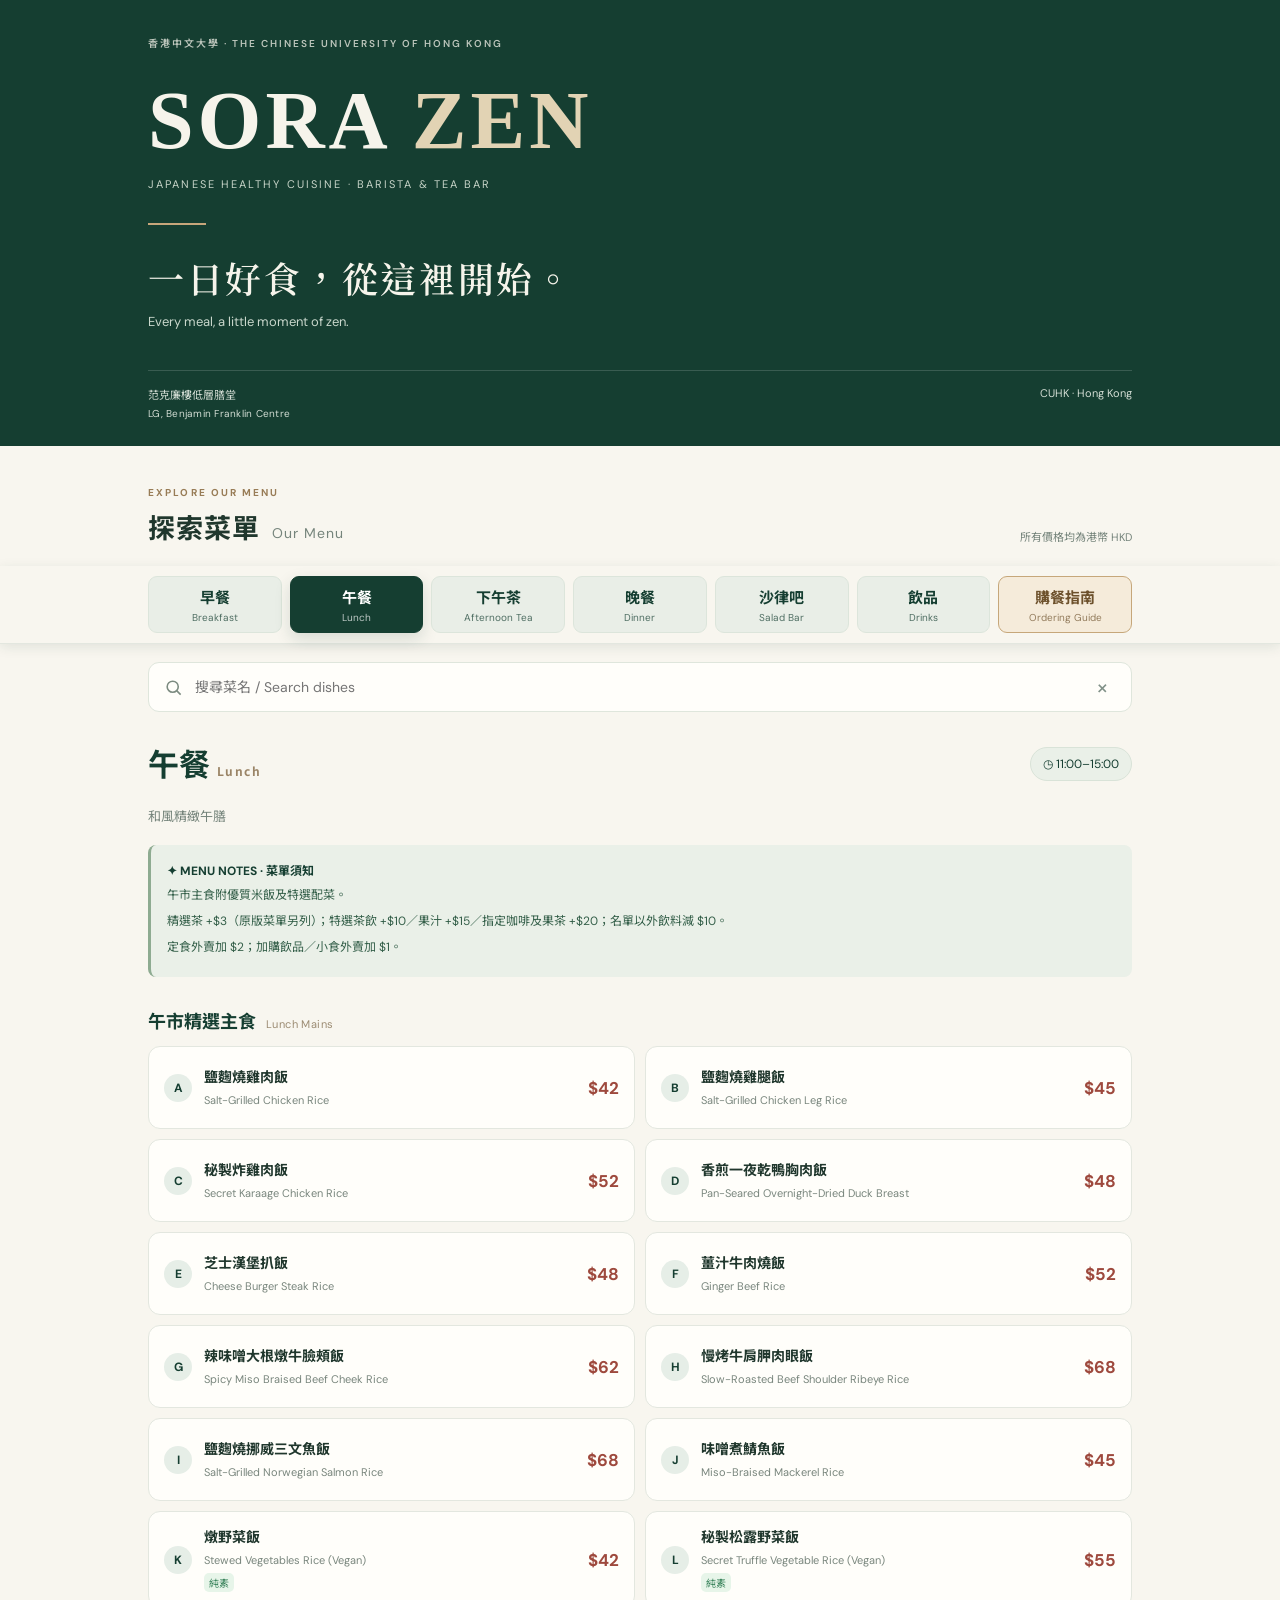
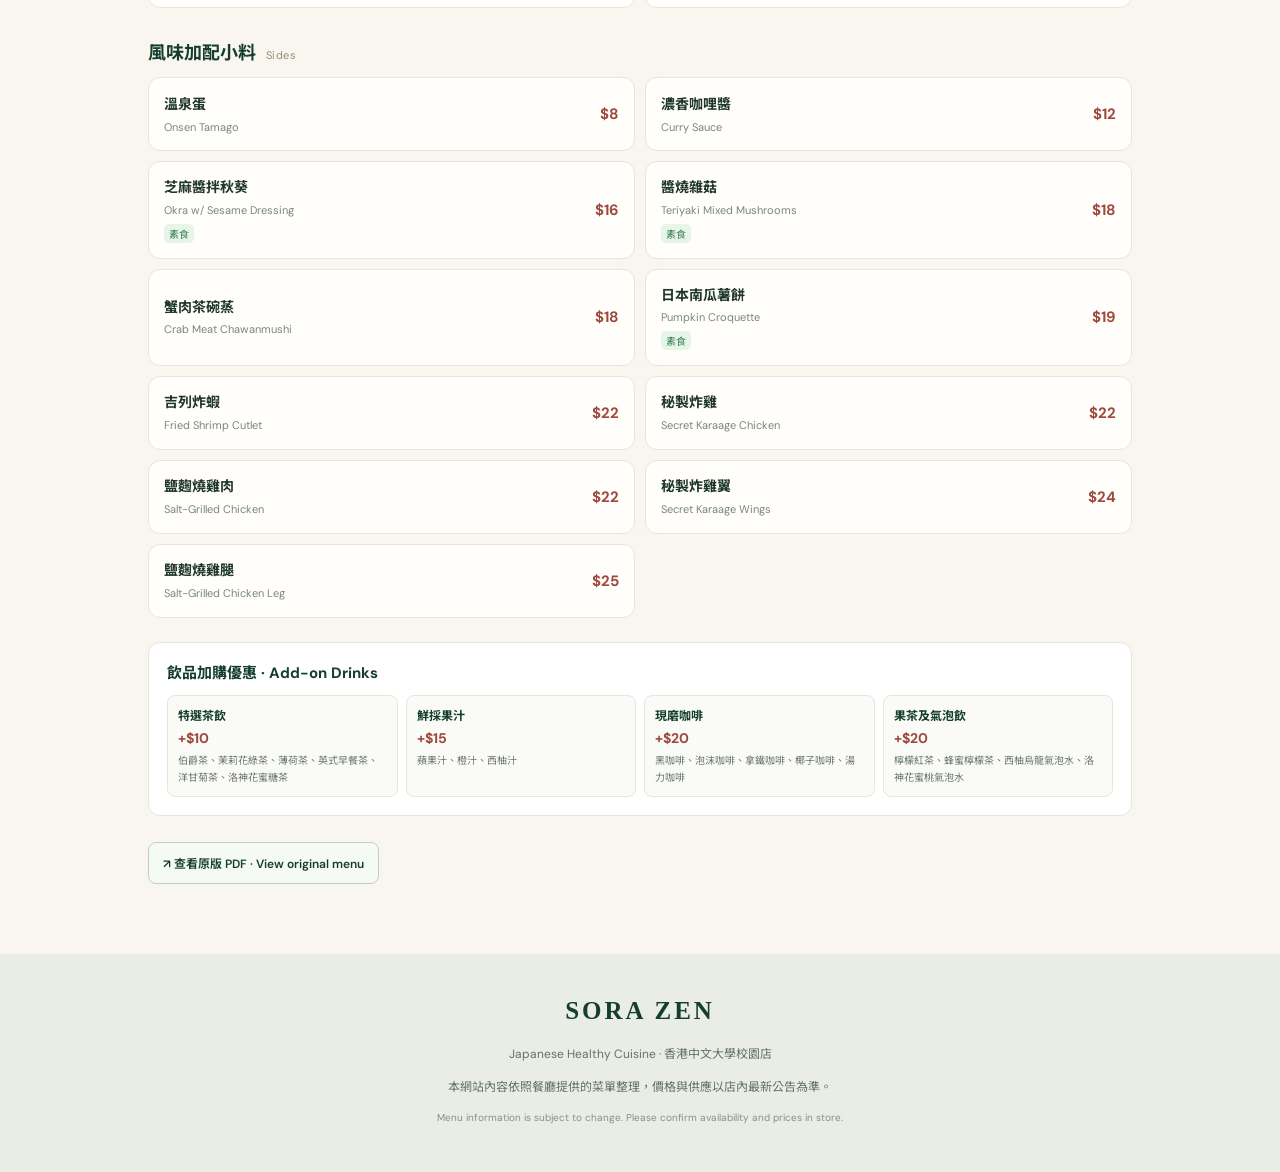
<file: index.html>
<!doctype html><html lang="zh-Hant"><head><meta charset="utf-8"><meta name="viewport" content="width=device-width,initial-scale=1"><meta name="theme-color" content="#153e31"><meta name="description" content="SORA ZEN 香港中文大學餐廳電子菜單：早餐、午餐、下午茶、晚餐及全日飲品。"><title>SORA ZEN | Menu 菜單</title><link rel="stylesheet" href="style.css"></head><body><header class="hero"><div class="hero-inner"><div class="eyebrow">香港中文大學 · THE CHINESE UNIVERSITY OF HONG KONG</div><div class="brand">SORA <em>ZEN</em></div><div class="subbrand">JAPANESE HEALTHY CUISINE · BARISTA & TEA BAR</div><div class="hero-rule"></div><h1>一日好食，從這裡開始。</h1><p>Every meal, a little moment of zen.</p><div class="hero-bottom"><span class="venue-location"><span>范克廉樓低層膳堂</span><span class="venue-en">LG, Benjamin Franklin Centre</span></span><span>CUHK · Hong Kong</span></div></div></header><main><div class="toolbar"><div class="toolbar-head"><div><span class="kicker">EXPLORE OUR MENU</span><h2>探索菜單 <span class="small-en">Our Menu</span></h2></div><span class="currency">所有價格均為港幣 HKD</span></div></div><div class="sticky-tabs-wrap"><nav id="tabs" class="tabs" aria-label="菜單分類"></nav></div><div class="search-toolbar"><label class="searchbox"><svg viewBox="0 0 24 24" width="19" height="19" fill="none" stroke="currentColor" stroke-width="2"><circle cx="11" cy="11" r="7"/><path d="m16 16 5 5"/></svg><input id="search" type="search" placeholder="搜尋菜名 / Search dishes" autocomplete="off" aria-label="搜尋菜名"><button id="clear" class="clear" type="button" aria-label="清除搜尋">×</button></label></div><section id="menu" class="menu-area" aria-live="polite"></section><footer><div class="footer-brand">SORA ZEN</div><p>Japanese Healthy Cuisine · 香港中文大學校園店</p><p>本網站內容依照餐廳提供的菜單整理，價格與供應以店內最新公告為準。</p><p class="footnote">Menu information is subject to change. Please confirm availability and prices in store.</p></footer></main><script src="app.js" defer></script></body></html>
</file>
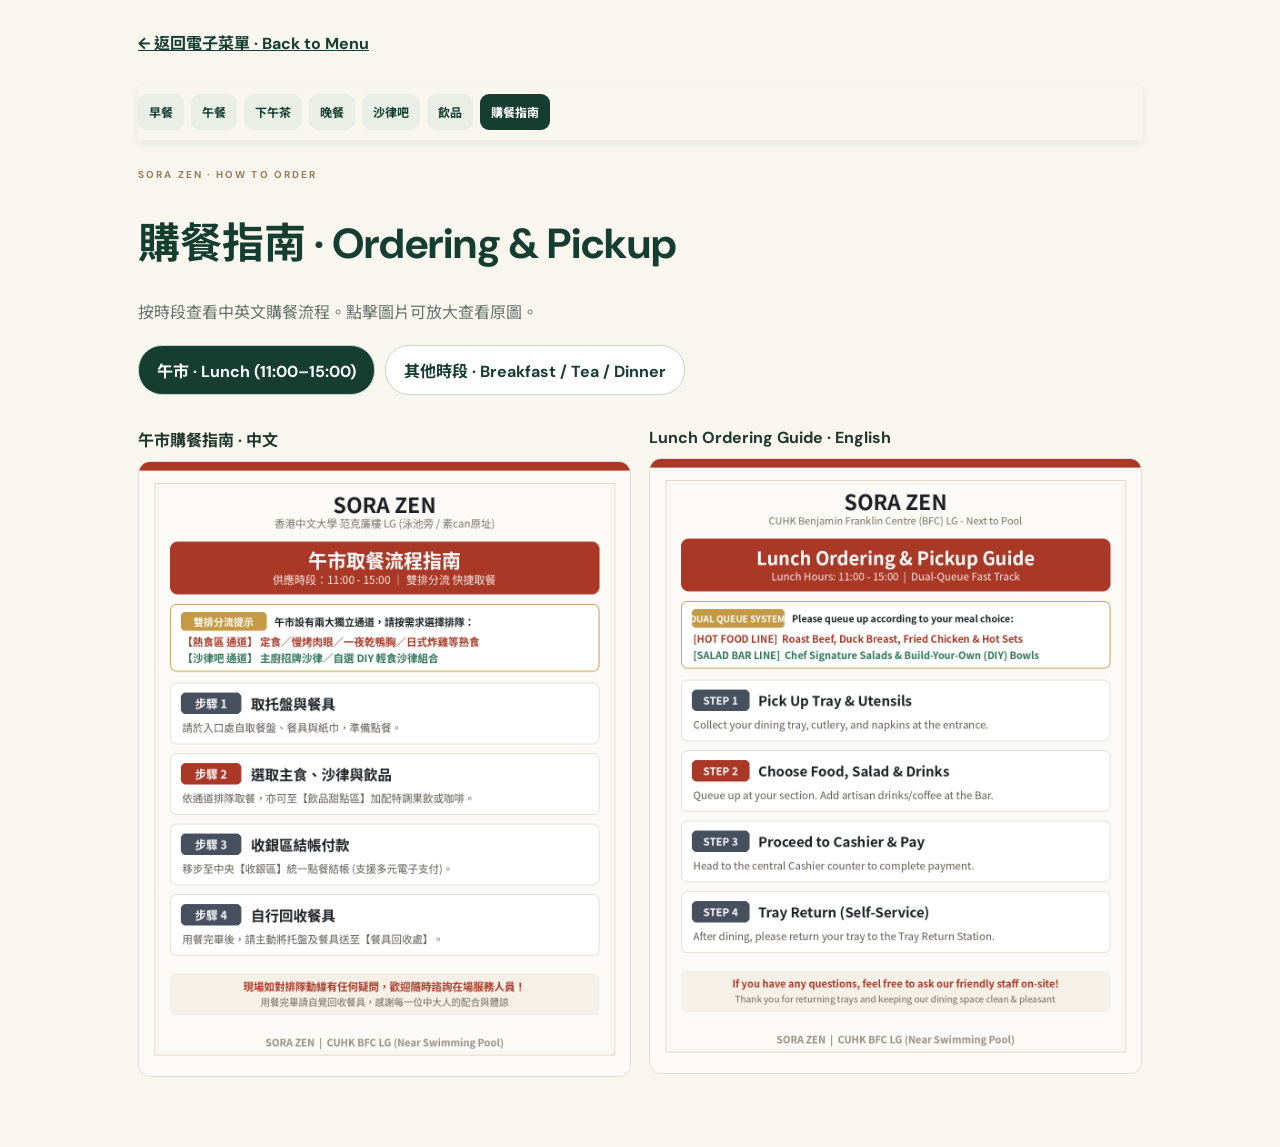
<file: ordering-guide.html>
<!doctype html><html lang="zh-Hant"><head><meta charset="utf-8"><meta name="viewport" content="width=device-width,initial-scale=1"><meta name="theme-color" content="#153e31"><title>購餐指南 | SORA ZEN</title><link rel="stylesheet" href="style.css"><style>.guide-page{max-width:1040px;margin:auto;padding:30px 18px 70px}.guide-page h1{font-size:clamp(26px,5vw,42px);color:#153e31}.guide-page p{color:#63736b}.guide-switch{display:flex;flex-wrap:wrap;gap:10px;margin:22px 0}.guide-switch button{border:1px solid #c6d7ce;background:white;border-radius:24px;padding:12px 18px;font-weight:700;cursor:pointer;color:#153e31}.guide-switch button[aria-pressed="true"]{background:#153e31;color:white}.guide-pair{display:grid;grid-template-columns:repeat(2,minmax(0,1fr));gap:18px}.guide-pair figure{margin:0}.guide-pair img{display:block;width:100%;height:auto;border:1px solid #e4dfd6;border-radius:12px}.guide-pair figcaption{padding:10px 0;font-weight:700}.guide-pair a{display:block}.guide-back{display:inline-block;margin-bottom:16px;color:#153e31;font-weight:700}@media(max-width:650px){.guide-pair{grid-template-columns:1fr}}.guide-topnav{display:flex;gap:7px;flex-wrap:wrap;margin:14px 0 28px;position:sticky;top:0;z-index:100;background:rgba(248,246,239,.97);padding:10px 0;box-shadow:0 4px 8px rgba(21,62,49,.07)}.guide-topnav a,.guide-topnav span{font-size:12px;padding:9px 11px;border-radius:9px;text-decoration:none;background:#e9eee7;color:#153e31;font-weight:700}.guide-topnav span{background:#153e31;color:white}</style></head><body><main class="guide-page"><a class="guide-back" href="./">← 返回電子菜單 · Back to Menu</a><nav class="guide-topnav"><a href="./#breakfast">早餐</a><a href="./#lunch">午餐</a><a href="./#tea">下午茶</a><a href="./#dinner">晚餐</a><a href="./#salad">沙律吧</a><a href="./#drinks">飲品</a><span aria-current="page">購餐指南</span></nav><div class="kicker">SORA ZEN · HOW TO ORDER</div><h1>購餐指南 · Ordering & Pickup</h1><p>按時段查看中英文購餐流程。點擊圖片可放大查看原圖。</p><div class="guide-switch" role="group" aria-label="選擇購餐時段"><button type="button" data-mode="lunch" aria-pressed="true">午市 · Lunch (11:00–15:00)</button><button type="button" data-mode="non-lunch" aria-pressed="false">其他時段 · Breakfast / Tea / Dinner</button></div><div id="guide-pair" class="guide-pair"></div></main><script>const guides={lunch:[['午市購餐指南 · 中文','guides/ordering-zh-lunch.png'],['Lunch Ordering Guide · English','guides/ordering-en-lunch.png']], 'non-lunch':[['早餐／下午茶／晚市指南 · 中文','guides/ordering-zh-non-lunch.png'],['Non-Lunch Ordering Guide · English','guides/ordering-en-non-lunch.png']]};function show(mode){document.querySelectorAll('[data-mode]').forEach(b=>b.setAttribute('aria-pressed',String(b.dataset.mode===mode)));document.querySelector('#guide-pair').innerHTML=guides[mode].map(([label,path])=>`<figure><figcaption>${label}</figcaption><a href="${path}" target="_blank" rel="noopener"><img src="${path}" alt="${label}"></a></figure>`).join('');location.hash=mode;}document.querySelectorAll('[data-mode]').forEach(b=>b.addEventListener('click',()=>show(b.dataset.mode)));show(location.hash.slice(1)==='non-lunch'?'non-lunch':'lunch');</script></body></html>
</file>
<file: style.css>
@import url('https://fonts.googleapis.com/css2?family=DM+Sans:wght@400;500;600;700&family=Noto+Sans+TC:wght@400;500;600;700&family=Playfair+Display:wght@600;700&family=Noto+Serif+TC:wght@500;600;700&display=swap');:root{--forest:#153e31;--forest2:#235341;--cream:#f8f6ef;--paper:#fffefa;--ink:#20372d;--muted:#75847b;--line:#e3e7df;--red:#9e493d;--gold:#c7a67b}*{box-sizing:border-box}html{scroll-behavior:smooth}body{margin:0;background:var(--cream);font-family:'DM Sans','Noto Sans TC',sans-serif;color:var(--ink);-webkit-font-smoothing:antialiased}button,input{font:inherit}button{cursor:pointer}.hero{background:var(--forest);color:#f6f4eb;position:relative;overflow:hidden}.hero:after{content:'✳';position:absolute;right:-45px;top:-105px;font-size:380px;color:#ffffff09;pointer-events:none}.hero-inner{max-width:1040px;margin:auto;padding:35px 28px 26px;position:relative;z-index:1}.eyebrow{font-size:10px;letter-spacing:2px;opacity:.74;font-weight:600}.brand{font-family:Georgia,serif;font-size:clamp(48px,8vw,82px);font-weight:700;letter-spacing:4px;line-height:1.35;margin-top:16px}.brand em{font-style:normal;color:#e2d3b4}.leaf{font-size:24px;vertical-align:top;color:#d3ba87;margin-left:10px}.subbrand{font-size:11px;letter-spacing:2.1px;color:#c8d5c9}.hero-rule{width:58px;height:2px;background:var(--gold);margin:32px 0 24px}.hero h1{font-size:clamp(23px,4vw,36px);font-weight:500;letter-spacing:2px;margin:0 0 7px}.hero p{color:#c9d7cc;font-size:13px;margin:0}.hero-bottom{border-top:1px solid #ffffff27;margin-top:40px;padding-top:15px;display:flex;justify-content:space-between;gap:15px;font-size:11px;color:#d3ddd4}.toolbar{max-width:1040px;margin:auto;padding:34px 28px 0}.toolbar-head{display:flex;justify-content:space-between;align-items:end;gap:10px}.kicker{color:#987c56;font-size:10px;letter-spacing:2.1px;font-weight:700}.toolbar h2{font-size:27px;letter-spacing:1px;margin:6px 0 20px}.small-en{font-size:14px;font-weight:400;color:var(--muted);margin-left:5px}.currency{font-size:11px;color:var(--muted);padding-bottom:22px}.tabs{display:grid;grid-template-columns:repeat(6,minmax(0,1fr));gap:8px}.tab{background:#e9eee7;color:var(--forest);border:1px solid #dce5db;border-radius:11px;padding:14px 4px 12px;transition:.2s;min-width:0}.tab.active{background:var(--forest);border-color:var(--forest);color:white;box-shadow:0 6px 16px #153e3126}.tab-zh{display:block;font-size:15px;font-weight:700}.tab-en{display:block;font-size:10px;opacity:.72;margin-top:3px}.searchbox{display:flex;align-items:center;gap:10px;margin-top:17px;border:1px solid #dfe6dc;background:var(--paper);padding:0 15px;border-radius:11px;color:#7c8b80}.searchbox input{height:48px;flex:1;border:0;outline:0;background:transparent;min-width:0;color:var(--ink);font-size:14px}.clear{background:none;border:0;color:#819188;font-size:23px;padding:3px 7px}.menu-area{max-width:1040px;margin:auto;padding:28px 28px 70px}.menu-intro{display:flex;align-items:center;justify-content:space-between;gap:16px;margin-bottom:18px}.menu-intro h2{font-family:Georgia,'Noto Sans TC',serif;font-size:31px;color:var(--forest);margin:0 0 3px}.menu-intro .en{color:#9a8466;font-size:12px;letter-spacing:1.4px}.menu-time{border:1px solid #d9e3d8;background:#eaf0e8;border-radius:30px;padding:8px 12px;color:var(--forest);font-size:12px;white-space:nowrap}.subtitle{font-size:13px;color:var(--muted);margin:0 0 20px}.info{background:#eaf0e8;border-left:3px solid #8eab91;border-radius:8px;padding:14px 16px;margin:15px 0 24px}.info p{font-size:12px;color:#345f49;margin:5px 0;line-height:1.75}.info strong{font-size:12px;color:var(--forest)}.section-title{display:flex;align-items:baseline;gap:10px;margin:30px 0 12px}.section-title h3{font-size:18px;margin:0;color:var(--forest)}.section-title span{font-size:11px;color:#9b8b72;letter-spacing:.4px}.dish-grid{display:grid;grid-template-columns:repeat(2,minmax(0,1fr));gap:10px}.dish{display:flex;align-items:center;gap:12px;background:var(--paper);border:1px solid var(--line);border-radius:12px;padding:15px 15px;min-height:83px}.code{display:flex;flex:none;align-items:center;justify-content:center;background:#e6eee7;color:var(--forest);font-size:12px;font-weight:700;width:28px;height:28px;border-radius:50%}.dish-main{min-width:0;flex:1}.dish-zh{font-size:14px;font-weight:700;line-height:1.55}.dish-en{font-size:11px;color:#79867d;margin-top:3px;line-height:1.5}.tag{display:inline-block;color:#39835b;background:#e7f5e9;border-radius:5px;font-size:10px;padding:2px 5px;margin-top:5px}.price{font-weight:700;color:var(--red);font-size:17px;white-space:nowrap;margin-left:auto}.price.dual{font-size:12px;line-height:1.8;text-align:right}.price.dual span{display:block}.price.dual small{font-size:10px;color:#9c9d93;font-weight:500;margin-right:5px}.addon .dish{min-height:74px}.addon .code{display:none}.addon .price{font-size:15px}.note-box{margin-top:32px;padding:20px;background:#f0e8da;border:1px solid #e9dcc7;border-radius:12px}.note-box h3{margin:0 0 10px;font-size:16px;color:#745a3a}.note-box p{font-size:12px;line-height:1.85;margin:6px 0;color:#675d4c}.drink-guide{margin-top:24px;border-radius:12px;border:1px solid var(--line);background:white;padding:18px}.drink-guide h3{margin:0 0 12px;font-size:15px;color:var(--forest)}.drink-guide .guide-grid{display:grid;grid-template-columns:repeat(4,1fr);gap:8px}.guide-card{border:1px solid #e1e8df;background:#fafbf7;border-radius:8px;padding:10px}.guide-card strong{display:block;font-size:12px;color:var(--forest)}.guide-card .up{display:block;color:var(--red);font-weight:700;font-size:14px;margin:5px 0}.guide-card small{display:block;font-size:10px;line-height:1.7;color:#6c786e}.pdf-link{display:inline-flex;gap:8px;align-items:center;border:1px solid #bfd0c3;color:var(--forest);border-radius:8px;text-decoration:none;padding:11px 14px;font-size:12px;font-weight:600;margin-top:26px;background:#f6faf4}.pdf-link:hover{background:#e7eee6}.empty{text-align:center;padding:50px 12px;color:var(--muted)}footer{background:#e9ede5;padding:36px 28px;text-align:center;color:#637268;font-size:12px;line-height:1.7}.footer-brand{font-family:Georgia,serif;color:var(--forest);font-size:25px;font-weight:700;letter-spacing:3px}.footnote{font-size:10px;color:#869187}@media(max-width:680px){.hero-inner{padding:29px 20px 21px}.hero-bottom{margin-top:29px}.toolbar{padding:27px 16px 0}.toolbar h2{font-size:24px}.currency{font-size:9px;max-width:100px;text-align:right}.tabs{gap:5px}.tab{padding:12px 1px 10px;border-radius:9px}.tab-zh{font-size:13px}.tab-en{font-size:9px;letter-spacing:-.4px}.menu-area{padding:24px 16px 55px}.dish-grid{grid-template-columns:1fr;gap:8px}.dish{padding:13px 12px;min-height:76px}.dish-zh{font-size:14px}.dish-en{font-size:11px}.menu-intro h2{font-size:28px}.menu-time{font-size:11px}.drink-guide .guide-grid{grid-template-columns:repeat(2,1fr)}.section-title{margin-top:27px}}@media(max-width:360px){.tab-en{font-size:8px}.tab-zh{font-size:12px}.brand{font-size:43px}.dish-zh{font-size:13px}}
.ordering-guides{max-width:1040px;margin:0 auto 65px;padding:0 28px}.guide-heading{margin-bottom:18px}.guide-heading h2{font-size:26px;color:var(--forest);margin:6px 0}.guide-heading p{color:var(--muted);font-size:13px;line-height:1.8}.ordering-grid{display:grid;grid-template-columns:repeat(2,minmax(0,1fr));gap:16px}.ordering-grid article{background:white;border:1px solid var(--line);border-radius:13px;overflow:hidden}.ordering-grid h3{padding:14px 16px;margin:0;font-size:14px;color:var(--forest)}.ordering-grid a{display:block}.ordering-grid img{display:block;width:100%;height:auto}.ordering-grid a:focus-visible{outline:3px solid #a1bbac}@media(max-width:680px){.ordering-guides{padding:0 16px}.ordering-grid{grid-template-columns:1fr}.tabs{grid-template-columns:repeat(3,minmax(0,1fr))}.tab{padding:11px 3px}.tab-zh{font-size:14px}.tab-en{font-size:10px}}
.price.included{font-size:13px;color:#317354;font-weight:700;white-space:nowrap}

/* V4: seven top-level tabs, including standalone ordering guide */
.tab-guide{display:flex;flex-direction:column;align-items:center;justify-content:center;text-decoration:none;text-align:center;border-color:#c6a77a;background:#f5ebda;color:#6d512c}
.tab-guide:hover,.tab-guide:focus-visible{background:#eaddc6;outline:2px solid #c6a77a;outline-offset:2px}
@media(min-width:681px){.tabs{grid-template-columns:repeat(7,minmax(0,1fr))}}
@media(max-width:680px){.tabs{grid-template-columns:repeat(4,minmax(0,1fr))}.tab-guide{grid-column:auto}.tab-zh{font-size:12px}.tab-en{font-size:9px}}
@media(max-width:380px){.tab-zh{font-size:11px}.tab-en{font-size:8px}}

/* V5: remove decorative emoji glyph that iOS renders as oversized green symbol */
.hero::after{content:none!important;display:none!important}
.hero .leaf{display:none!important}
/* Sticky navigation must be outside the short toolbar container to stick across the whole menu. */
.sticky-tabs-wrap{position:sticky;top:0;z-index:100;background:rgba(248,246,239,.97);padding:10px max(16px,calc((100vw - 984px)/2));box-shadow:0 3px 12px rgba(21,62,49,.10);border-bottom:1px solid #e3e7df;-webkit-backdrop-filter:blur(12px);backdrop-filter:blur(12px)}
.sticky-tabs-wrap .tabs{max-width:984px;margin:0 auto}
.sticky-tabs-wrap .tab{padding:9px 3px 8px;border-radius:9px}
.search-toolbar{max-width:1040px;margin:auto;padding:0 28px}
.search-toolbar .searchbox{margin-top:18px}
@media(max-width:680px){.sticky-tabs-wrap{padding:8px 12px}.sticky-tabs-wrap .tabs{grid-template-columns:repeat(4,minmax(0,1fr));gap:5px}.sticky-tabs-wrap .tab{padding:8px 1px 7px}.sticky-tabs-wrap .tab-zh{font-size:12px}.sticky-tabs-wrap .tab-en{font-size:9px}.search-toolbar{padding:0 16px}}
@media(max-width:380px){.sticky-tabs-wrap .tab-zh{font-size:11px}.sticky-tabs-wrap .tab-en{font-size:8px}}

/* V6: ordering guide is a real in-page menu tab */
.search-toolbar[hidden]{display:none!important}
.tab-guide.active{background:var(--forest);border-color:var(--forest);color:white}
.guide-switch{display:flex;flex-wrap:wrap;gap:10px;margin:18px 0 24px}
.guide-switch button{border:1px solid #c6d7ce;background:#fff;border-radius:24px;padding:12px 18px;font-weight:700;color:var(--forest)}
.guide-switch button[aria-pressed="true"]{background:var(--forest);color:white}

/* V7 bilingual venue + editorial serif Chinese hero headline */
.hero h1{font-family:"Noto Serif TC","Songti TC","PMingLiU",serif;font-weight:600;letter-spacing:.075em;line-height:1.6}
.venue-location{display:flex;flex-direction:column;gap:5px}
.venue-en{font-family:"DM Sans",sans-serif;font-size:10px;letter-spacing:.025em;color:#d3ddd4}
@media(max-width:680px){.hero-bottom{align-items:flex-end}.hero-bottom>span:last-child{text-align:right;white-space:nowrap}.hero h1{font-size:clamp(21px,5vw,30px);letter-spacing:.045em}}
</file>
